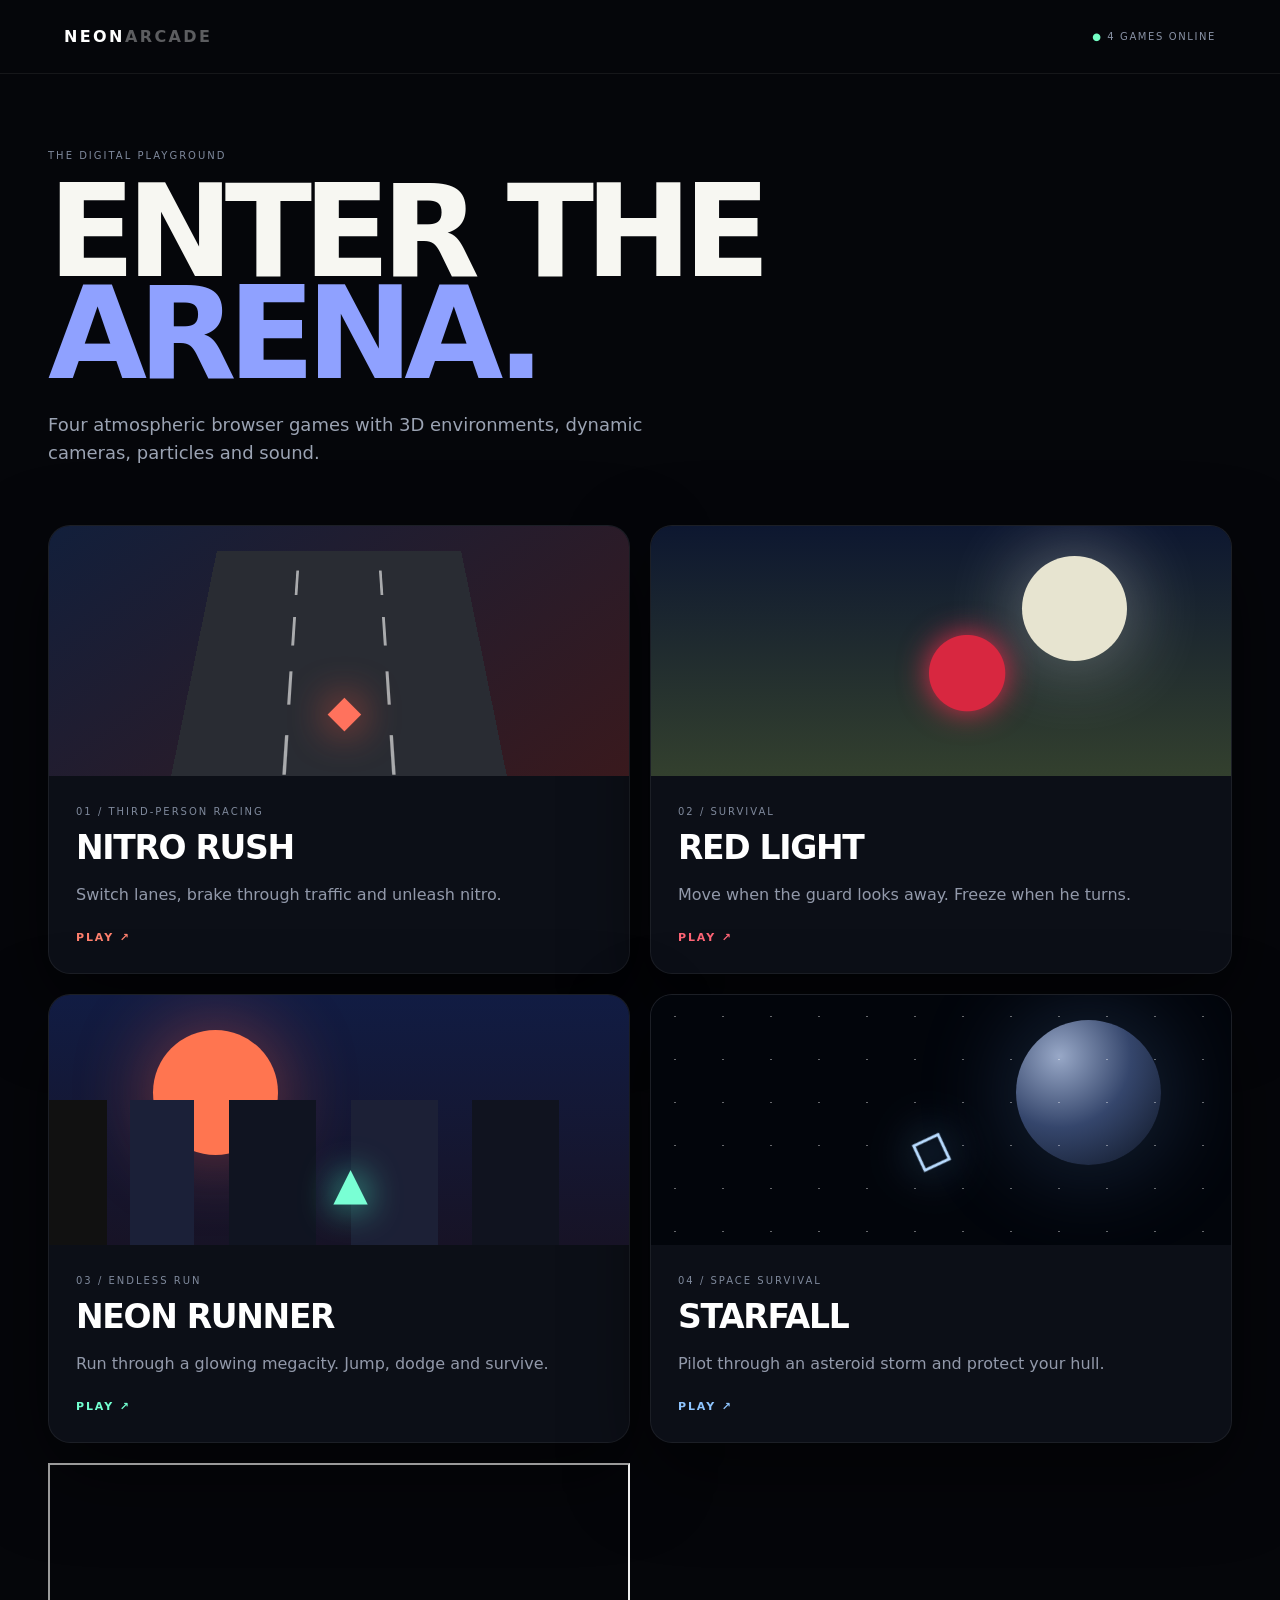
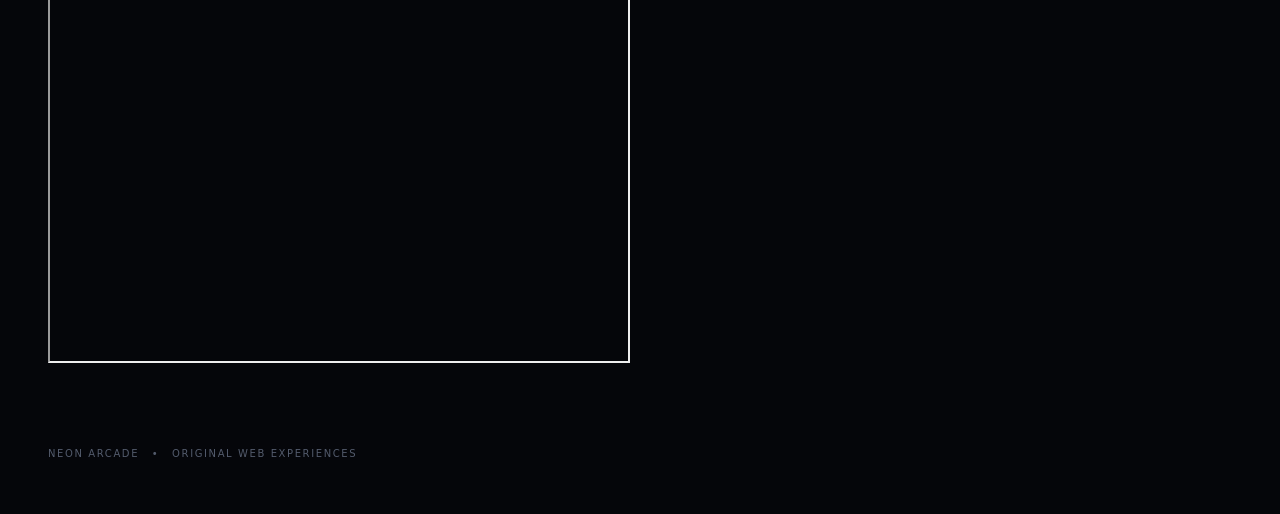
<file: index.html>
<!doctype html><html lang="en"><head><meta charset="utf-8"><meta name="viewport" content="width=device-width,initial-scale=1"><title>Neon Arcade</title><link rel="stylesheet" href="css/main.css"></head><body><div class="glow"></div><header><a class="logo" href="index.html">NEON<span>ARCADE</span></a><div class="live">● 4 GAMES ONLINE</div></header><main><section class="hero"><small>THE DIGITAL PLAYGROUND</small><h1>ENTER THE<br><strong>ARENA.</strong></h1><p>Four atmospheric browser games with 3D environments, dynamic cameras, particles and sound.</p></section><section class="grid">
<a class="card red" href="games/racing.html"><div class="art"><div class="road"></div><div class="car">◆</div></div><div><small>01 / THIRD-PERSON RACING</small><h2>NITRO RUSH</h2><p>Switch lanes, brake through traffic and unleash nitro.</p><b>PLAY ↗</b></div></a>
<a class="card green" href="games/redlight.html"><div class="art"><div class="moon"></div><div class="guard">●</div></div><div><small>02 / SURVIVAL</small><h2>RED LIGHT</h2><p>Move when the guard looks away. Freeze when he turns.</p><b>PLAY ↗</b></div></a>
<a class="card cyan" href="games/runner.html"><div class="art city"><div class="sun"></div><div class="runner">▲</div><div class="blocks"></div></div><div><small>03 / ENDLESS RUN</small><h2>NEON RUNNER</h2><p>Run through a glowing megacity. Jump, dodge and survive.</p><b>PLAY ↗</b></div></a>
<a class="card blue" href="games/asteroids.html"><div class="art space"><div class="planet"></div><div class="ship">◇</div><div class="stars"></div></div><div><small>04 / SPACE SURVIVAL</small><h2>STARFALL</h2><p>Pilot through an asteroid storm and protect your hull.</p><b>PLAY ↗</b></div></a>
  <iframe src="https://devdevshq-dev.github.io/Midnight-Racer/" width="100%" height="500" title="Embedded Content"></iframe>
</section></main><footer>NEON ARCADE <span>•</span> ORIGINAL WEB EXPERIENCES</footer></body></html>
</file>
<file: css/main.css>
*{box-sizing:border-box}html,body{margin:0;background:#05060a;color:#f7f7f2;font-family:Inter,system-ui,sans-serif}body{min-height:100vh}.glow{position:fixed;inset:-30%;z-index:-1;background:radial-gradient(circle at 18% 18%,#2a3d70 0,transparent 27%),radial-gradient(circle at 82% 75%,#572432 0,transparent 25%);filter:blur(55px);opacity:.6}header{height:74px;border-bottom:1px solid #fff1;display:flex;align-items:center;justify-content:space-between;padding:0 5vw}.logo{color:#fff;text-decoration:none;font-weight:900;letter-spacing:.15em}.logo span{opacity:.35}.live{font-size:10px;letter-spacing:.16em;color:#8992a5}.live:first-letter{color:#74ffc5}main{max-width:1240px;margin:auto;padding:70px 28px}.hero{margin-bottom:58px}.hero small,.card small{font-size:10px;letter-spacing:.2em;color:#7f899c}.hero h1{font-size:clamp(65px,10vw,128px);line-height:.8;letter-spacing:-.07em;margin:18px 0 25px}.hero strong{color:#8fa1ff}.hero p{color:#9ba3b3;max-width:620px;font-size:18px;line-height:1.55}.grid{display:grid;grid-template-columns:1fr 1fr;gap:20px}.card{color:#fff;text-decoration:none;background:#0c0f17;border:1px solid #fff1;border-radius:22px;overflow:hidden;transition:.3s;box-shadow:0 30px 80px #0008}.card:hover{transform:translateY(-8px);border-color:#fff3}.art{height:250px;position:relative;overflow:hidden}.red .art{background:linear-gradient(145deg,#121f3b,#39191d)}.green .art{background:linear-gradient(#0d1730,#33402e)}.cyan .art{background:linear-gradient(#111c43,#171326)}.blue .art{background:#02050b}.road{position:absolute;left:25%;top:-10%;width:50%;height:130%;background:#292c33;transform:perspective(500px) rotateX(35deg)}.road:before,.road:after{content:"";position:absolute;top:0;bottom:0;width:3px;background:repeating-linear-gradient(transparent 0 32px,#fff9 32px 70px)}.road:before{left:33%}.road:after{left:66%}.car{position:absolute;z-index:2;left:48%;bottom:40px;color:#ff725d;font-size:44px;filter:drop-shadow(0 0 20px #ff573f)}.moon{position:absolute;width:105px;height:105px;border-radius:50%;right:18%;top:30px;background:#e7e4d0;box-shadow:0 0 80px #fff6}.guard{position:absolute;left:47%;top:80px;font-size:100px;color:#d82740;text-shadow:0 0 30px #e52d4d}.sun{position:absolute;width:125px;height:125px;border-radius:50%;left:18%;top:35px;background:#ff7550;box-shadow:0 0 80px #ff614c77}.blocks{position:absolute;inset:42% 0 0;background:linear-gradient(90deg,#111 0 10%,transparent 10% 14%,#1b2038 14% 25%,transparent 25% 31%,#101421 31% 46%,transparent 46% 52%,#1c2036 52% 67%,transparent 67% 73%,#10131f 73% 88%,transparent 88%)}.runner{position:absolute;z-index:2;left:49%;bottom:35px;color:#79ffd4;font-size:45px;filter:drop-shadow(0 0 18px #4affca)}.planet{position:absolute;width:145px;height:145px;border-radius:50%;right:12%;top:25px;background:radial-gradient(circle at 30% 25%,#98a8c7,#35466c 48%,#0d1422);box-shadow:0 0 100px #547ebf55}.ship{position:absolute;z-index:2;left:45%;bottom:65px;font-size:55px;color:#b9dcff;transform:rotate(20deg);filter:drop-shadow(0 0 20px #66aeff)}.stars{position:absolute;inset:0;background-image:radial-gradient(#fff 1px,transparent 1px);background-size:48px 43px;opacity:.4}.card>div:last-child{padding:24px 27px 28px}.card h2{font-size:33px;letter-spacing:-.04em;margin:9px 0}.card p{color:#9299aa;line-height:1.5}.card b{display:inline-block;margin-top:8px;font-size:11px;letter-spacing:.17em}.red b{color:#ff806e}.green b{color:#ff6576}.cyan b{color:#72ffd0}.blue b{color:#8fc5ff}footer{max-width:1240px;margin:auto;padding:15px 28px 55px;color:#535b6c;font-size:10px;letter-spacing:.16em}footer span{margin:0 8px}@media(max-width:800px){.grid{grid-template-columns:1fr}.hero{margin-bottom:40px}.hero h1{font-size:70px}}
</file>
